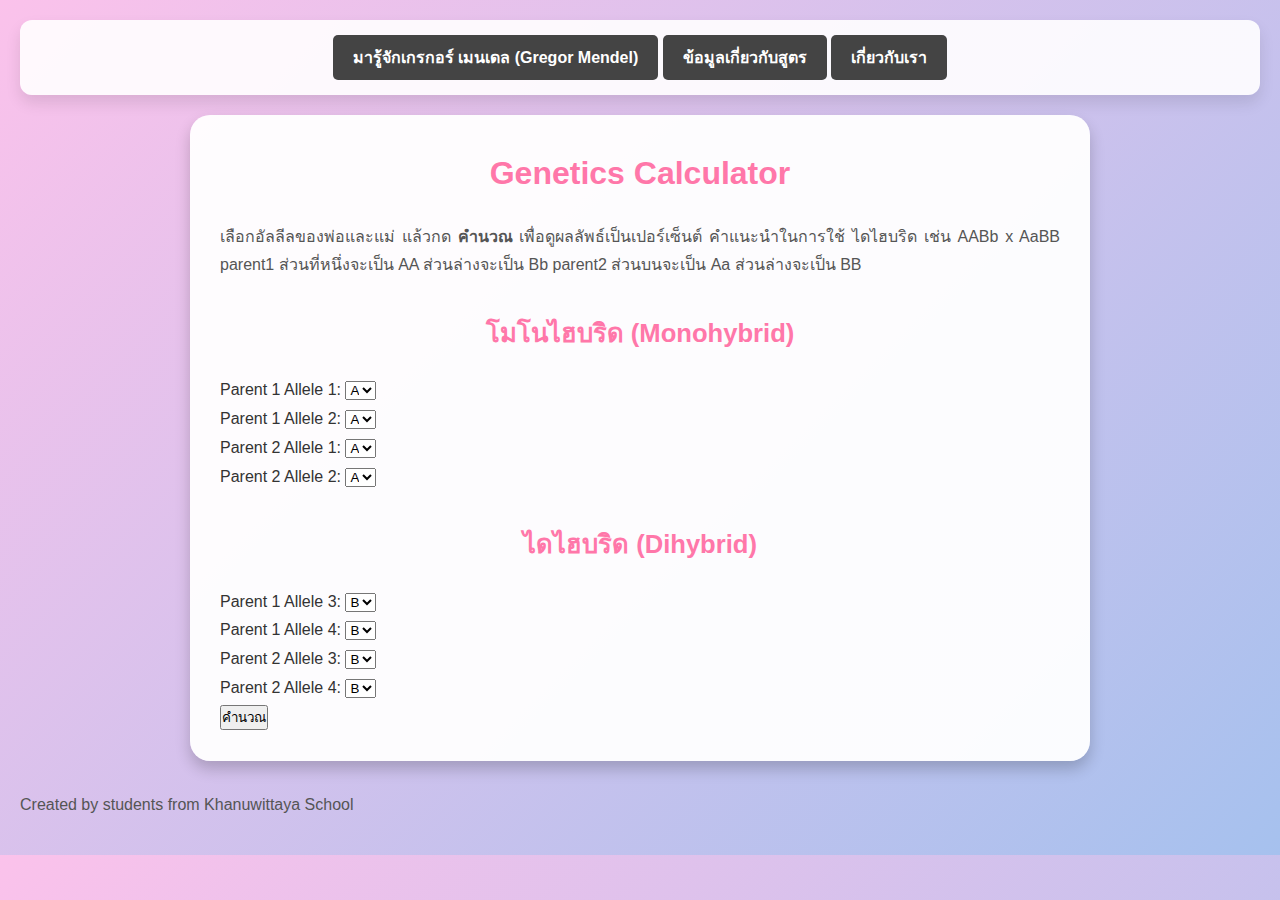
<file: index.html>
<!DOCTYPE html>
<html lang="th">
<head>
    <meta charset="UTF-8">
    <meta name="viewport" content="width=device-width, initial-scale=1.0">
    <title>Genetics Calculator</title>
    <link rel="stylesheet" href="style.css">
</head>
<body>
    <div class="header">
        <button onclick="window.location.href='page1.html'">มารู้จักเกรกอร์ เมนเดล (Gregor Mendel)</button>
        <button onclick="window.location.href='page2.html'">ข้อมูลเกี่ยวกับสูตร</button>
        <button onclick="window.location.href='page3.html'">เกี่ยวกับเรา</button>
    </div>
    <main>
        <h1>Genetics Calculator</h1>
        <p>เลือกอัลลีลของพ่อและแม่ แล้วกด <strong>คำนวณ</strong> เพื่อดูผลลัพธ์เป็นเปอร์เซ็นต์ คำแนะนำในการใช้ ไดไฮบริด เช่น AABb x AaBB parent1 ส่วนที่หนึ่งจะเป็น AA ส่วนล่างจะเป็น Bb parent2 ส่วนบนจะเป็น Aa ส่วนล่างจะเป็น BB</p>
        
        <form id="calculator-form" action="result.html" method="GET">
            <h2>โมโนไฮบริด (Monohybrid)</h2>
            <div class="form-group">
                <label for="allele1">Parent 1 Allele 1:</label>
                <select id="allele1" name="allele1">
                    <option value="A">A</option>
                    <option value="a">a</option>
                </select>
            </div>
            <div class="form-group">
                <label for="allele2">Parent 1 Allele 2:</label>
                <select id="allele2" name="allele2">
                    <option value="A">A</option>
                    <option value="a">a</option>
                </select>
            </div>
            <div class="form-group">
                <label for="allele3">Parent 2 Allele 1:</label>
                <select id="allele3" name="allele3">
                    <option value="A">A</option>
                    <option value="a">a</option>
                </select>
            </div>
            <div class="form-group">
                <label for="allele4">Parent 2 Allele 2:</label>
                <select id="allele4" name="allele4">
                    <option value="A">A</option>
                    <option value="a">a</option>
                </select>
            </div>
            
            <h2>ไดไฮบริด (Dihybrid)</h2>
            <div class="form-group">
                <label for="allele5">Parent 1 Allele 3:</label>
                <select id="allele5" name="allele5">
                    <option value="B">B</option>
                    <option value="b">b</option>
                </select>
            </div>
            <div class="form-group">
                <label for="allele6">Parent 1 Allele 4:</label>
                <select id="allele6" name="allele6">
                    <option value="B">B</option>
                    <option value="b">b</option>
                </select>
            </div>
            <div class="form-group">
                <label for="allele7">Parent 2 Allele 3:</label>
                <select id="allele7" name="allele7">
                    <option value="B">B</option>
                    <option value="b">b</option>
                </select>
            </div>
            <div class="form-group">
                <label for="allele8">Parent 2 Allele 4:</label>
                <select id="allele8" name="allele8">
                    <option value="B">B</option>
                    <option value="b">b</option>
                </select>
            </div>

            <button type="submit" class="calculate-btn">คำนวณ</button>
        </form>
    </main>
    <footer>
        <p>Created by students from Khanuwittaya School</p>
    </footer>
</body>
</html>
</file>
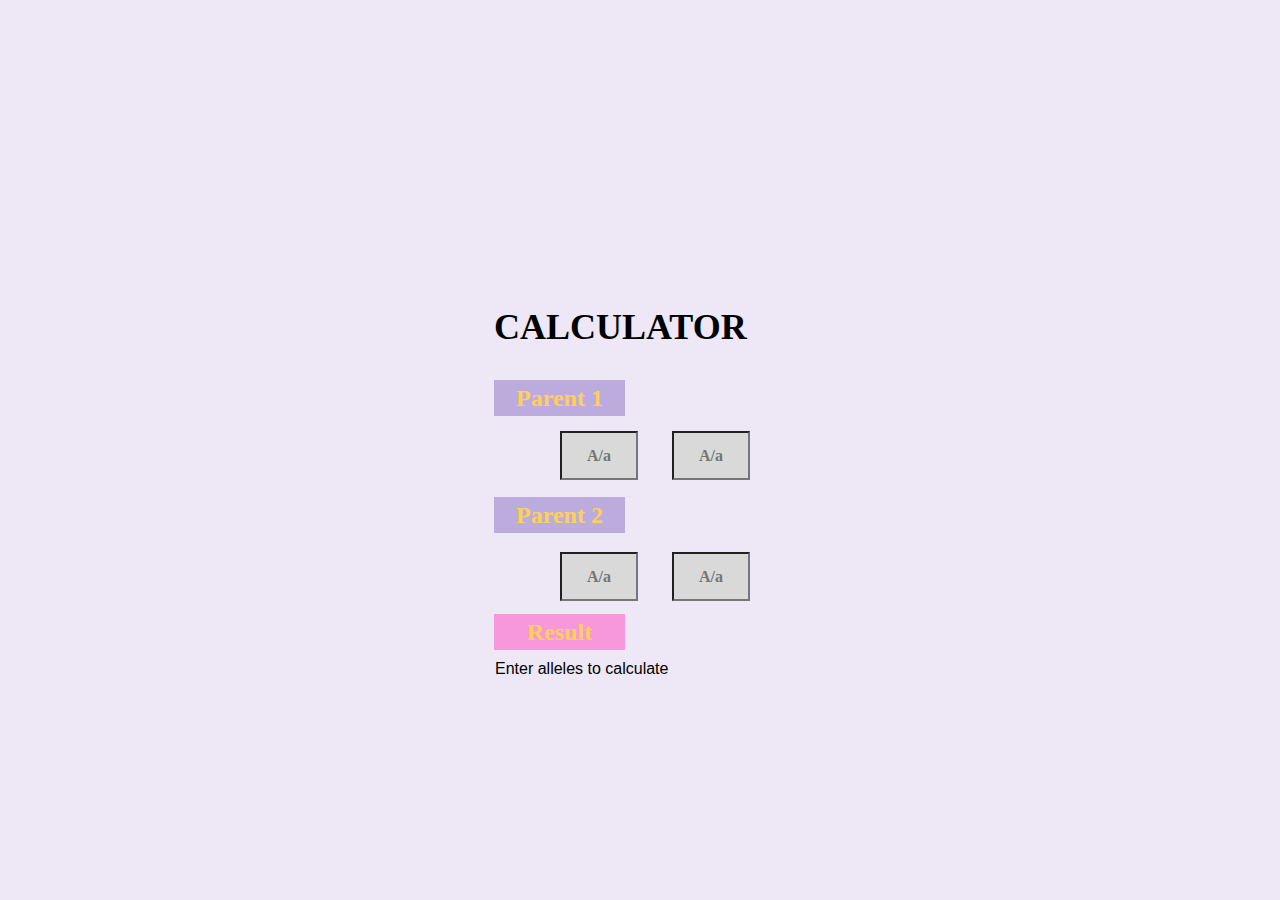
<file: Index.html>
<!DOCTYPE html>
<html lang="en">
<head>
  <meta charset="UTF-8">
  <meta name="viewport" content="width=device-width, initial-scale=1.0">
  <title>Genetics Calculator</title>
  <style>
    body {
      margin: 0;
      font-family: Arial, sans-serif;
      background: #EDE7F6;
    }
    .container {
      width: 390px;
      height: 844px;
      margin: 0 auto;
      position: relative;
      background: #EDE7F6;
    }
    .title {
      position: absolute;
      top: 306px;
      left: 49px;
      font-size: 36px;
      font-family: 'Rockwell Extra Bold';
      font-weight: 800;
      color: black;
    }
    .input-box {
      position: absolute;
      width: 131px;
      height: 36px;
      background: #BCACDD;
      font-family: 'Rockwell Extra Bold';
      font-size: 24px;
      color: #FFD058;
      font-weight: 800;
      text-align: center;
      line-height: 36px;
    }
    .parent1 {
      top: 380px;
      left: 49px;
    }
    .parent2 {
      top: 497px;
      left: 49px;
    }
    .input-area {
      position: absolute;
      background: #D9D9D9;
      width: 70px;
      height: 43px;
      text-align: center;
      line-height: 43px;
      font-size: 16px;
      color: black;
      font-weight: 800;
      font-family: 'Rockwell Extra Bold';
    }
    .allele1 {
      top: 431px;
      left: 115px;
    }
    .allele2 {
      top: 431px;
      left: 227px;
    }
    .allele3 {
      top: 552px;
      left: 115px;
    }
    .allele4 {
      top: 552px;
      left: 227px;
    }
    .result {
      position: absolute;
      top: 614px;
      left: 49px;
      width: 131px;
      height: 36px;
      background: #F698DB;
      font-family: 'Rockwell Extra Bold';
      font-size: 24px;
      color: #FFD058;
      font-weight: 800;
      text-align: center;
      line-height: 36px;
    }
    .results-output {
      position: absolute;
      top: 660px;
      left: 50px;
      font-size: 16px;
      font-family: Arial, sans-serif;
      color: black;
    }
  </style>
</head>
<body>
  <div class="container">
    <div class="title">CALCULATOR</div>
    <div class="input-box parent1">Parent 1</div>
    <input class="input-area allele1" id="parent1" maxlength="1" placeholder="A/a">
    <input class="input-area allele2" id="parent2" maxlength="1" placeholder="A/a">
    <div class="input-box parent2">Parent 2</div>
    <input class="input-area allele3" id="parent3" maxlength="1" placeholder="A/a">
    <input class="input-area allele4" id="parent4" maxlength="1" placeholder="A/a">
    <div class="result">Result</div>
    <div id="results" class="results-output">Enter alleles to calculate</div>
  </div>

  <script>
    document.querySelector('.result').addEventListener('click', function calculateGenetics() {
      // รับค่าจากฟอร์ม
      let p1 = document.getElementById("parent1").value.toUpperCase();
      let p2 = document.getElementById("parent2").value.toUpperCase();
      let p3 = document.getElementById("parent3").value.toUpperCase();
      let p4 = document.getElementById("parent4").value.toUpperCase();

      if (!p1 || !p2 || !p3 || !p4) {
        document.getElementById("results").innerHTML = "Please enter all alleles.";
        return;
      }

      // กำหนดคู่ที่เป็นไปได้
      let possibleCombinations = [p1 + p3, p1 + p4, p2 + p3, p2 + p4];

      // นับจำนวนของ AA, Aa, และ aa
      let counts = {
        "AA": 0,
        "Aa": 0,
        "aA": 0,
        "aa": 0
      };

      possibleCombinations.forEach(combination => {
        counts[combination]++;
      });

      // คำนวณเปอร์เซ็นต์ของแต่ละลักษณะ
      let total = possibleCombinations.length;
      let AA_percent = (counts["AA"] / total) * 100;
      let Aa_percent = ((counts["Aa"] + counts["aA"]) / total) * 100;
      let aa_percent = (counts["aa"] / total) * 100;

      // แสดงผลลัพธ์
      document.getElementById("results").innerHTML =
        `AA: ${AA_percent.toFixed(2)}%<br>` +
        `Aa: ${Aa_percent.toFixed(2)}%<br>` +
        `aa: ${aa_percent.toFixed(2)}%`;
    });
  </script>
</body>
</html>
</file>
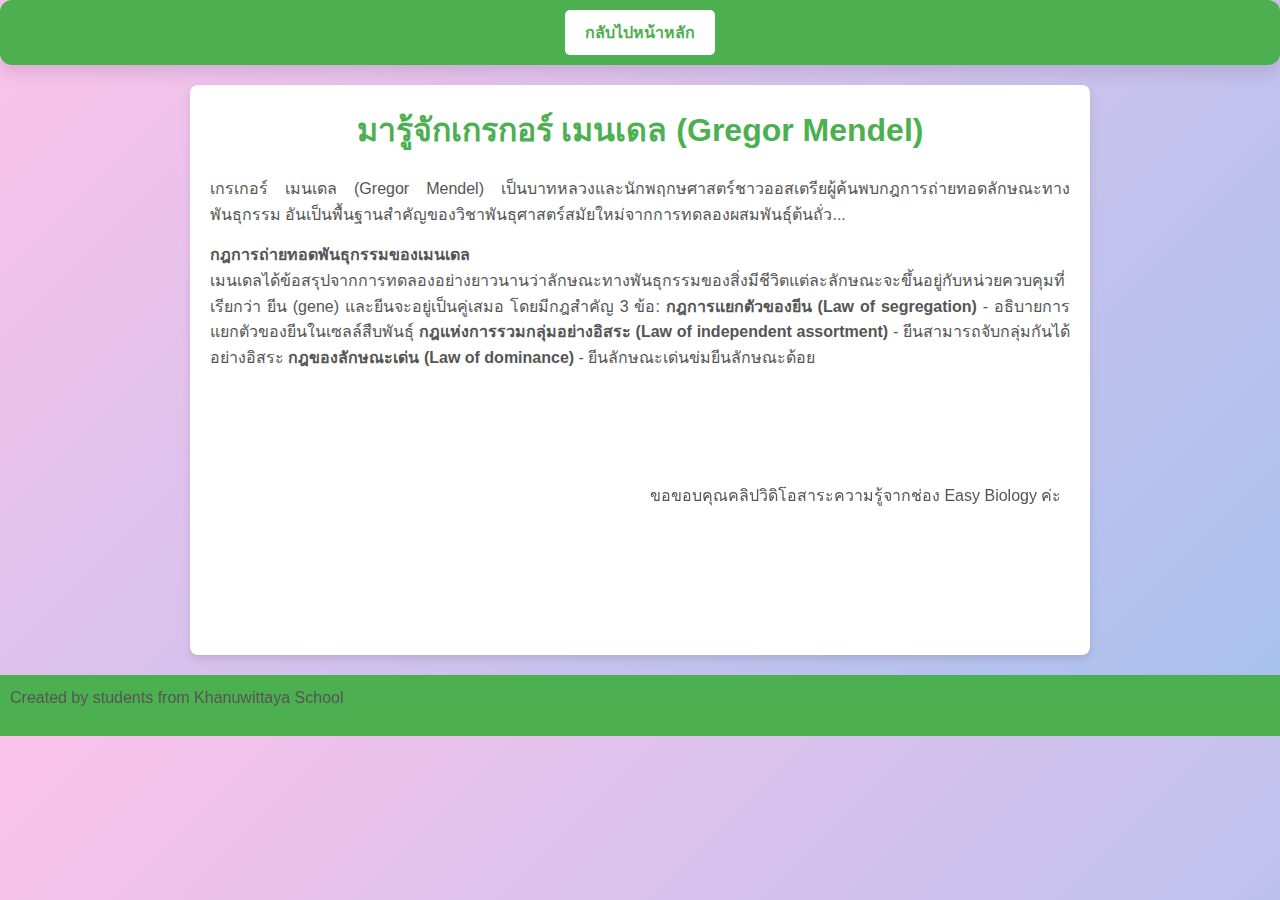
<file: page1.html>
<!DOCTYPE html>
<html lang="th">
<head>
    <meta charset="UTF-8">
    <meta name="viewport" content="width=device-width, initial-scale=1.0">
    <title>มารู้จักเกรกอร์ เมนเดล (Gregor Mendel)</title>
    <link rel="stylesheet" href="style.css">
    <style>
        body {
            font-family: Arial, sans-serif;
            line-height: 1.6;
            margin: 0;
            padding: 0;
            background-color: #f9f9f9;
            color: #333;
        }
        .header {
            background-color: #4CAF50;
            padding: 10px 20px;
            text-align: center;
        }
        .header button {
            background-color: #fff;
            color: #4CAF50;
            border: none;
            padding: 10px 20px;
            font-size: 16px;
            cursor: pointer;
            border-radius: 5px;
        }
        .header button:hover {
            background-color: #45a049;
        }
        main {
            padding: 20px;
            max-width: 900px;
            margin: 0 auto;
            background-color: #fff;
            border-radius: 8px;
            box-shadow: 0 4px 8px rgba(0, 0, 0, 0.1);
        }
        h1 {
            color: #4CAF50;
            text-align: center;
            margin-bottom: 20px;
        }
        p {
            margin-bottom: 15px;
            text-align: justify;
        }
        .video-section {
            display: flex;
            align-items: center;
            margin-top: 20px;
            margin-bottom: 20px;
        }
        .video-section iframe {
            flex: 1;
            max-width: 400px;
            height: 225px;
            border: none;
            margin-right: 20px;
        }
        .video-section div {
            flex: 1;
        }
        ul {
            list-style-type: disc;
            padding-left: 20px;
        }
        footer {
            text-align: center;
            padding: 10px;
            margin-top: 20px;
            font-size: 14px;
            background-color: #4CAF50;
            color: white;
        }
    </style>
</head>
<body>
    <div class="header">
        <button onclick="window.location.href='index.html'">กลับไปหน้าหลัก</button>
    </div>
    <main>
        <h1>มารู้จักเกรกอร์ เมนเดล (Gregor Mendel)</h1>
        <p>
            เกรเกอร์ เมนเดล (Gregor Mendel) เป็นบาทหลวงและนักพฤกษศาสตร์ชาวออสเตรียผู้ค้นพบกฎการถ่ายทอดลักษณะทางพันธุกรรม 
            อันเป็นพื้นฐานสำคัญของวิชาพันธุศาสตร์สมัยใหม่จากการทดลองผสมพันธ์ุต้นถั่ว...
        </p>
        <p>
            <strong>กฎการถ่ายทอดพันธุกรรมของเมนเดล</strong><br>
            เมนเดลได้ข้อสรุปจากการทดลองอย่างยาวนานว่าลักษณะทางพันธุกรรมของสิ่งมีชีวิตแต่ละลักษณะจะขึ้นอยู่กับหน่วยควบคุมที่เรียกว่า
            ยีน (gene) และยีนจะอยู่เป็นคู่เสมอ โดยมีกฎสำคัญ 3 ข้อ:
            <strong>กฎการแยกตัวของยีน (Law of segregation)</strong> - อธิบายการแยกตัวของยีนในเซลล์สืบพันธุ์
            <strong>กฎแห่งการรวมกลุ่มอย่างอิสระ (Law of independent assortment)</strong> - ยีนสามารถจับกลุ่มกันได้อย่างอิสระ
            <strong>กฎของลักษณะเด่น (Law of dominance)</strong> - ยีนลักษณะเด่นข่มยีนลักษณะด้อย
        </p>
        <ul>

        <!-- Section สำหรับวิดีโอ -->
        <div class="video-section">
    <iframe 
        src="https://www.youtube.com/embed/4Qx9p3G59Wg" 
        title="YouTube video player" 
        allow="accelerometer; autoplay; clipboard-write; encrypted-media; gyroscope; picture-in-picture" 
        allowfullscreen>
    </iframe>
    <div>
        <p>
            ขอขอบคุณคลิปวิดิโอสาระความรู้จากช่อง Easy Biology ค่ะ
        </p>
    </div>
    </main>
    <footer>
        <p>Created by students from Khanuwittaya School</p>
    </footer>
</body>
</html>
</file>
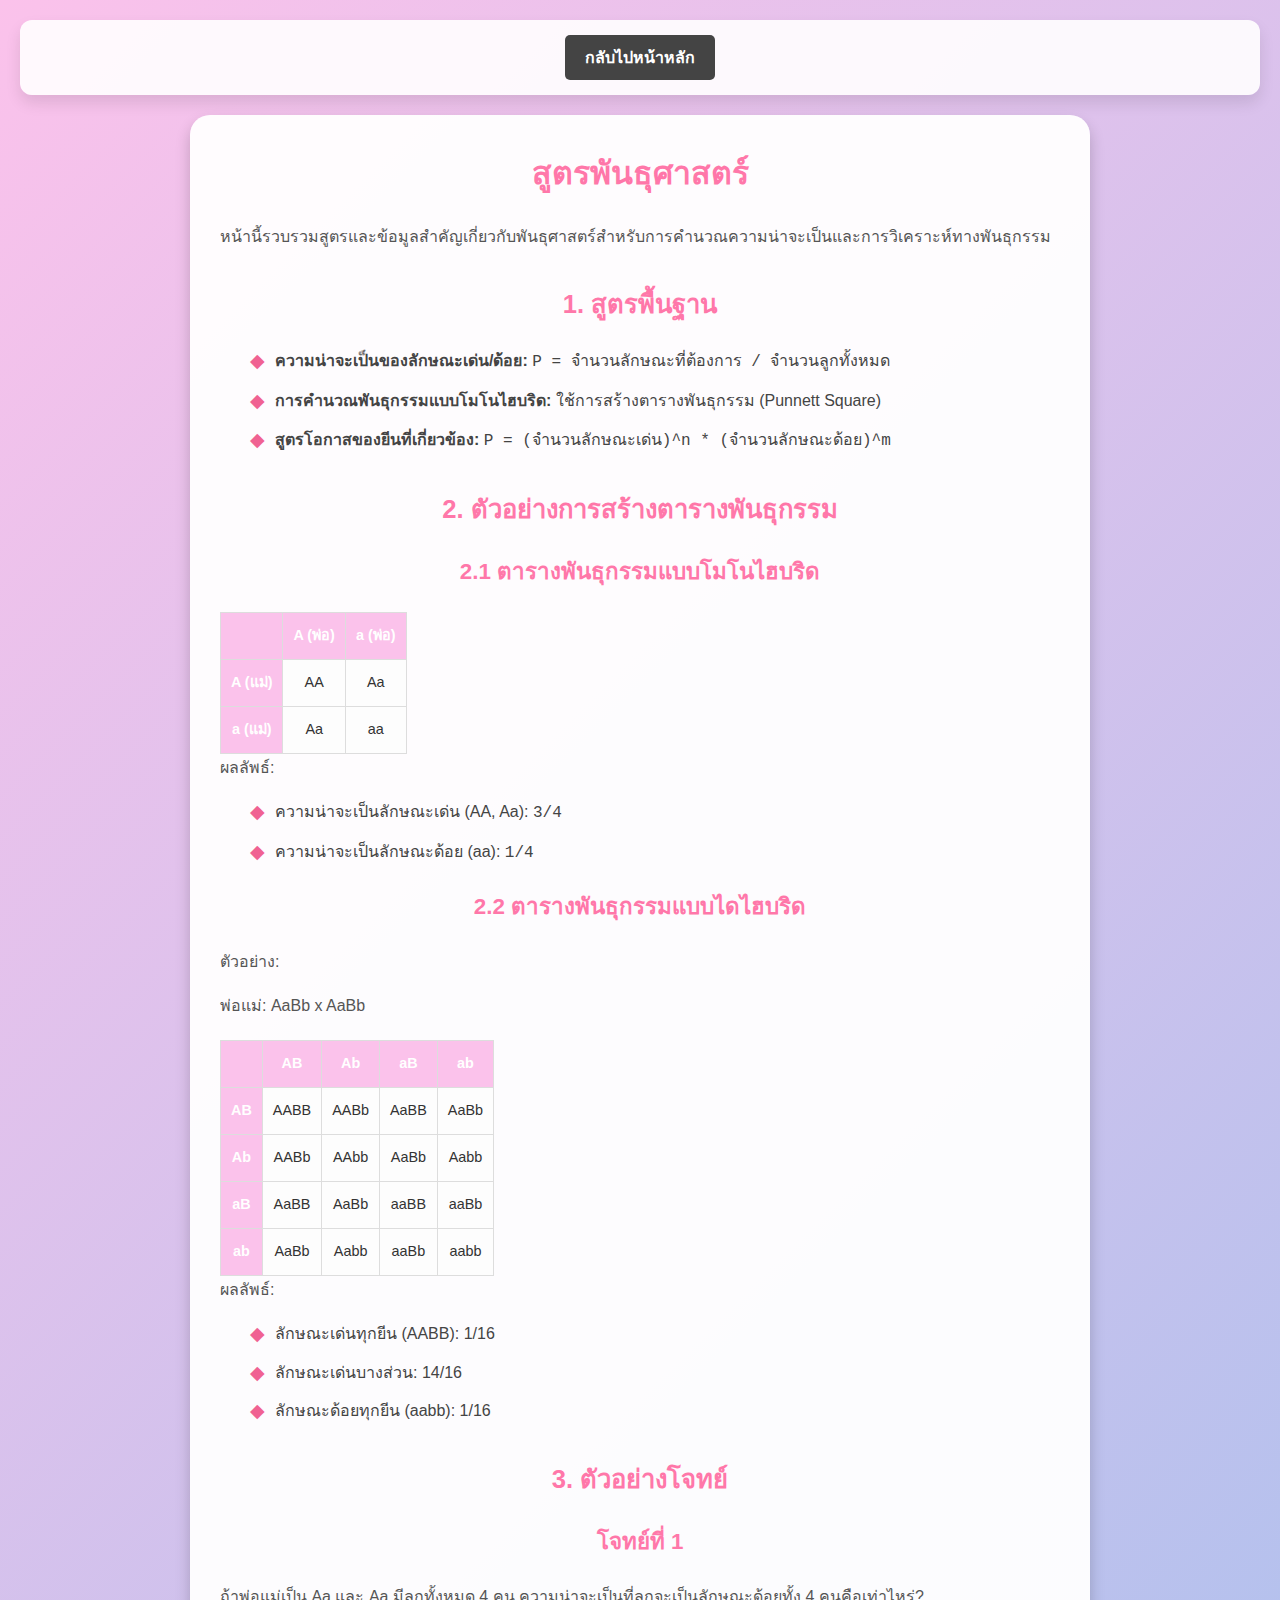
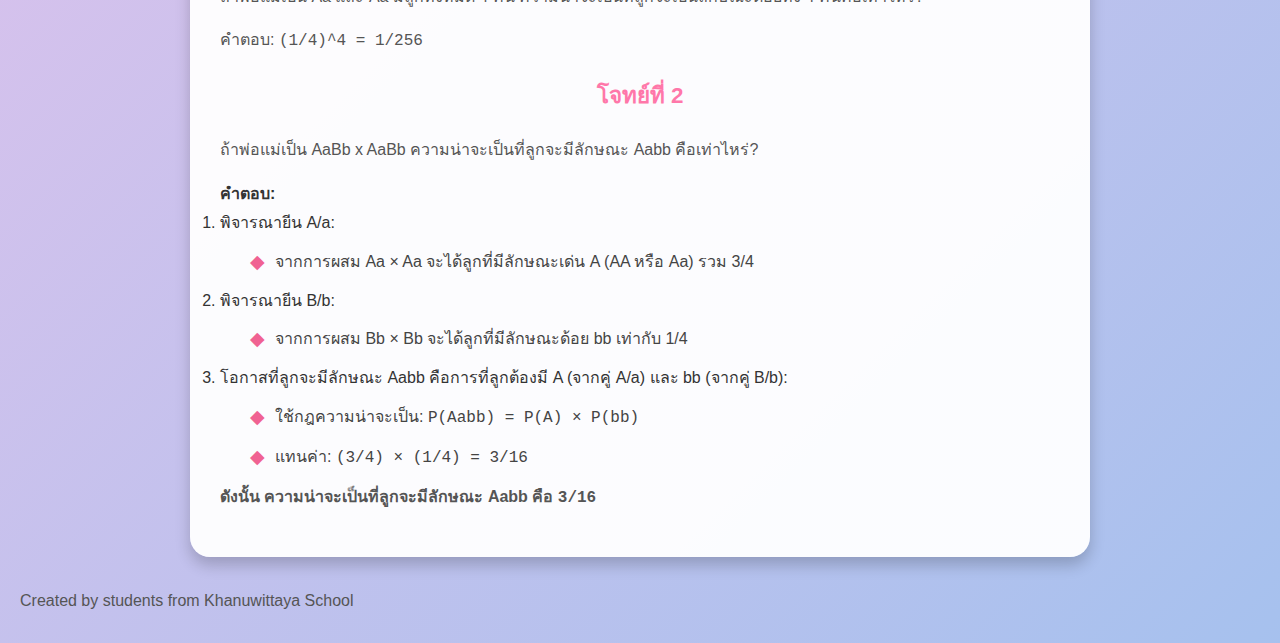
<file: page2.html>
<!DOCTYPE html>
<html lang="th">
<head>
    <meta charset="UTF-8">
    <meta name="viewport" content="width=device-width, initial-scale=1.0">
    <title>สูตรพันธุศาสตร์</title>
    <link rel="stylesheet" href="style.css">
    <style>
        /* Reset Styles */
        * {
            margin: 0;
            padding: 0;
            box-sizing: border-box;
        }
        
        /* Body Styles */
        body {
            font-family: 'Poppins', sans-serif;
            line-height: 1.8;
            background: linear-gradient(135deg, #fbc2eb, #a6c1ee);
            color: #333;
            padding: 20px;
        }

        /* Header */
        .header {
            background: rgba(255, 255, 255, 0.9);
            padding: 15px 30px;
            border-radius: 12px;
            margin-bottom: 20px;
            text-align: center;
            box-shadow: 0 8px 15px rgba(0, 0, 0, 0.1);
        }

        .header button {
            background: #444;
            color: #fff;
            border: none;
            padding: 10px 20px;
            font-size: 16px;
            font-weight: bold;
            cursor: pointer;
            border-radius: 5px;
            transition: all 0.3s ease;
        }

        .header button:hover {
            background: #fbc2eb;
            color: #333;
        }

        /* Main Content */
        main {
            background: rgba(255, 255, 255, 0.95);
            padding: 30px;
            border-radius: 20px;
            box-shadow: 0 8px 15px rgba(0, 0, 0, 0.2);
            max-width: 900px;
            margin: 0 auto;
        }

        h1, h2, h3 {
            color: #ff77a9;
            text-align: center;
            margin-bottom: 20px;
        }

        h2 {
            font-size: 1.6rem;
            margin-top: 30px;
        }

        h3 {
            font-size: 1.4rem;
            margin-top: 20px;
        }

        p {
            margin-bottom: 15px;
            text-align: justify;
            font-size: 1rem;
            color: #555;
        }

        ul {
            margin-top: 10px;
            padding-left: 30px;
            list-style: none;
        }

        ul li {
            margin-bottom: 10px;
            position: relative;
            padding-left: 25px;
            font-size: 1rem;
            color: #444;
        }

        ul li::before {
            content: '◆';
            position: absolute;
            left: 0;
            color: #f06292;
            font-size: 1.2rem;
            line-height: 1.5;
        }

        table {
            width: 100%;
            border-collapse: collapse;
            margin-top: 20px;
            font-size: 0.9rem;
        }

        table th, table td {
            border: 1px solid #ddd;
            padding: 10px;
            text-align: center;
        }

        table th {
            background: #fbc2eb;
            color: white;
            font-weight: bold;
        }

        table td {
            background: #fdfdfd;
        }

        footer {
            margin-top: 30px;
            text-align: center;
            font-size: 0.9rem;
            color: #777;
        }

        /* Responsive Design */
        @media (max-width: 768px) {
            main {
                padding: 20px;
            }

            h1 {
                font-size: 1.8rem;
            }

            h2 {
                font-size: 1.4rem;
            }

            h3 {
                font-size: 1.2rem;
            }

            p, ul li {
                font-size: 0.9rem;
            }

            table {
                font-size: 0.8rem;
            }
        }
    </style>
</head>
<body>
    <div class="header">
        <button onclick="window.location.href='index.html'">กลับไปหน้าหลัก</button>
    </div>
    <main>
        <h1>สูตรพันธุศาสตร์</h1>
        <p>หน้านี้รวบรวมสูตรและข้อมูลสำคัญเกี่ยวกับพันธุศาสตร์สำหรับการคำนวณความน่าจะเป็นและการวิเคราะห์ทางพันธุกรรม</p>

        <h2>1. สูตรพื้นฐาน</h2>
        <ul>
            <li><strong>ความน่าจะเป็นของลักษณะเด่น/ด้อย:</strong> <code>P = จำนวนลักษณะที่ต้องการ / จำนวนลูกทั้งหมด</code></li>
            <li><strong>การคำนวณพันธุกรรมแบบโมโนไฮบริด:</strong> ใช้การสร้างตารางพันธุกรรม (Punnett Square)</li>
            <li><strong>สูตรโอกาสของยีนที่เกี่ยวข้อง:</strong> <code>P = (จำนวนลักษณะเด่น)^n * (จำนวนลักษณะด้อย)^m</code></li>
        </ul>

        <h2>2. ตัวอย่างการสร้างตารางพันธุกรรม</h2>
         <h3>2.1 ตารางพันธุกรรมแบบโมโนไฮบริด</h3>
        <table>
            <thead>
                <tr>
                    <th></th>
                    <th>A (พ่อ)</th>
                    <th>a (พ่อ)</th>
                </tr>
            </thead>
            <tbody>
                <tr>
                    <th>A (แม่)</th>
                    <td>AA</td>
                    <td>Aa</td>
                </tr>
                <tr>
                    <th>a (แม่)</th>
                    <td>Aa</td>
                    <td>aa</td>
                </tr>
            </tbody>
        </table>
        <p>ผลลัพธ์:</p>
        <ul>
            <li>ความน่าจะเป็นลักษณะเด่น (AA, Aa): <code>3/4</code></li>
            <li>ความน่าจะเป็นลักษณะด้อย (aa): <code>1/4</code></li>
        </ul>

        <h3>2.2 ตารางพันธุกรรมแบบไดไฮบริด</h3>
        <p>ตัวอย่าง:</p>
        <p>พ่อแม่: AaBb x AaBb</p>
        <table>
            <thead>
                <tr>
                    <th></th>
                    <th>AB</th>
                    <th>Ab</th>
                    <th>aB</th>
                    <th>ab</th>
                </tr>
            </thead>
            <tbody>
                <tr>
                    <th>AB</th>
                    <td>AABB</td>
                    <td>AABb</td>
                    <td>AaBB</td>
                    <td>AaBb</td>
                </tr>
                <tr>
                    <th>Ab</th>
                    <td>AABb</td>
                    <td>AAbb</td>
                    <td>AaBb</td>
                    <td>Aabb</td>
                </tr>
                <tr>
                    <th>aB</th>
                    <td>AaBB</td>
                    <td>AaBb</td>
                    <td>aaBB</td>
                    <td>aaBb</td>
                </tr>
                <tr>
                    <th>ab</th>
                    <td>AaBb</td>
                    <td>Aabb</td>
                    <td>aaBb</td>
                    <td>aabb</td>
                </tr>
            </tbody>
        </table>
        <p>ผลลัพธ์:</p>
        <ul>
            <li>ลักษณะเด่นทุกยีน (AABB): 1/16</li>
            <li>ลักษณะเด่นบางส่วน: 14/16</li>
            <li>ลักษณะด้อยทุกยีน (aabb): 1/16</li>
        </ul>

        <h2>3. ตัวอย่างโจทย์</h2>
        <h3>โจทย์ที่ 1</h3>
        <p>ถ้าพ่อแม่เป็น Aa และ Aa มีลูกทั้งหมด 4 คน ความน่าจะเป็นที่ลูกจะเป็นลักษณะด้อยทั้ง 4 คนคือเท่าไหร่?</p>
        <p>คำตอบ: <code>(1/4)^4 = 1/256</code></p>
        <h3>โจทย์ที่ 2</h3>
        <p>ถ้าพ่อแม่เป็น AaBb x AaBb ความน่าจะเป็นที่ลูกจะมีลักษณะ Aabb คือเท่าไหร่?</p>
        <h4>คำตอบ:</h4>
    <ol>
        <li>พิจารณายีน A/a:
            <ul>
                <li>จากการผสม Aa × Aa จะได้ลูกที่มีลักษณะเด่น A (AA หรือ Aa) รวม 3/4</li>
            </ul>
        </li>
        <li>พิจารณายีน B/b:
            <ul>
                <li>จากการผสม Bb × Bb จะได้ลูกที่มีลักษณะด้อย bb เท่ากับ 1/4</li>
            </ul>
        </li>
        <li>โอกาสที่ลูกจะมีลักษณะ Aabb คือการที่ลูกต้องมี A (จากคู่ A/a) และ bb (จากคู่ B/b):
            <ul>
                <li>ใช้กฎความน่าจะเป็น: <code>P(Aabb) = P(A) × P(bb)</code></li>
                <li>แทนค่า: <code>(3/4) × (1/4) = 3/16</code></li>
            </ul>
        </li>
    </ol>
    
    <p><strong>ดังนั้น ความน่าจะเป็นที่ลูกจะมีลักษณะ Aabb คือ <code>3/16</code></strong></p>
    </main>
    <footer>
       <p>Created by students from Khanuwittaya School</p> 
    </footer>
</body>
</html>
</file>
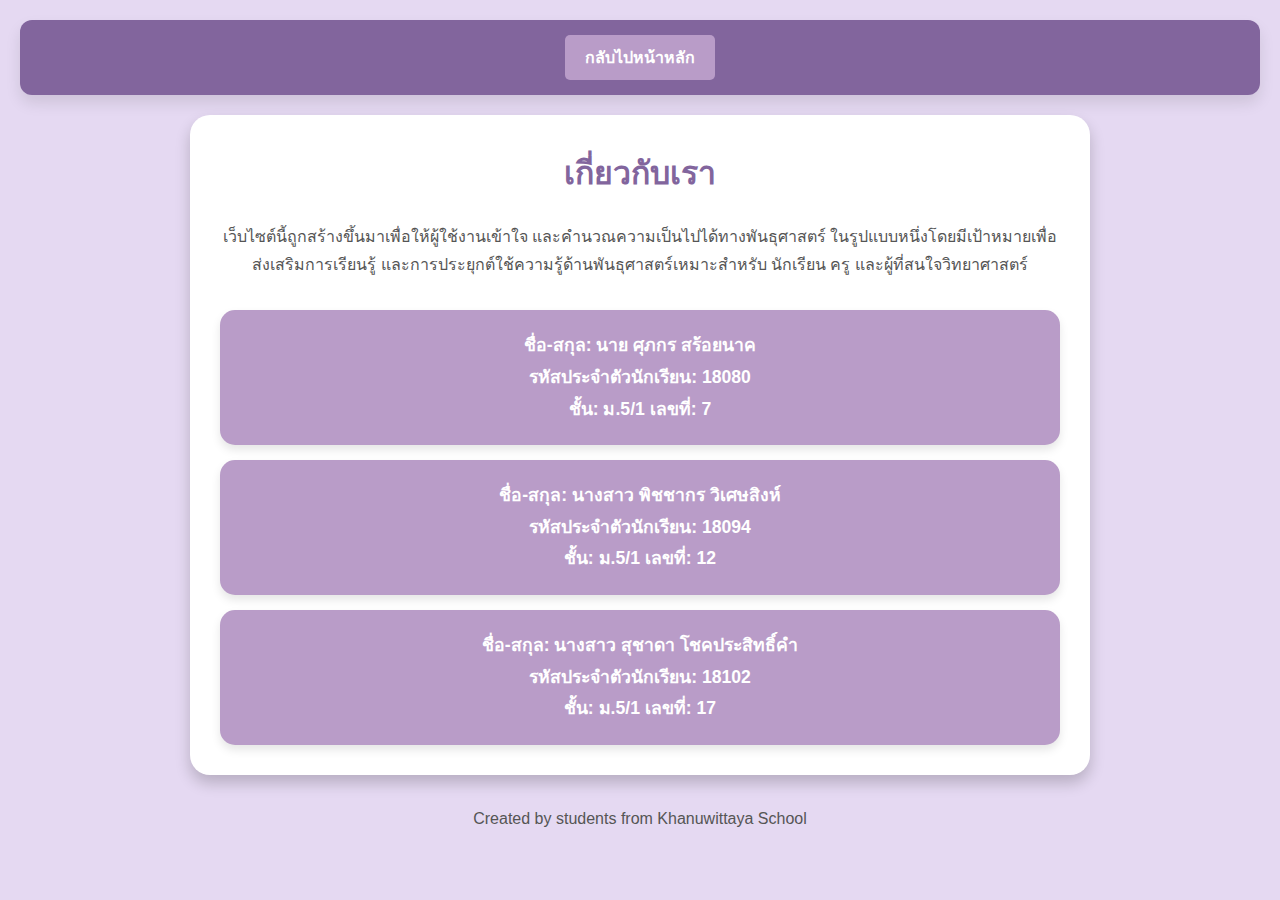
<file: page3.html>
<!DOCTYPE html>
<html lang="th">
<head>
    <meta charset="UTF-8">
    <meta name="viewport" content="width=device-width, initial-scale=1.0">
    <title>เกี่ยวกับเรา</title>
    <link rel="stylesheet" href="style.css">
    <style>
        /* Reset Styles */
        * {
            margin: 0;
            padding: 0;
            box-sizing: border-box;
        }

        /* Body Styles */
        body {
            font-family: 'Poppins', sans-serif;
            line-height: 1.8;
            background: #E5D9F2;
            color: #333;
            padding: 20px;
        }

        /* Header */
        .header {
            background: #82659D;
            color: #FFF;
            padding: 15px 30px;
            border-radius: 12px;
            margin-bottom: 20px;
            text-align: center;
            box-shadow: 0 8px 15px rgba(0, 0, 0, 0.1);
        }

        .header button {
            background: #B99CC8;
            color: #FFF;
            border: none;
            padding: 10px 20px;
            font-size: 16px;
            font-weight: bold;
            cursor: pointer;
            border-radius: 5px;
            transition: all 0.3s ease;
        }

        .header button:hover {
            background: #82659D;
            color: #FFF;
        }

        /* Main Content */
        main {
            background: #FFF;
            padding: 30px;
            border-radius: 20px;
            box-shadow: 0 8px 15px rgba(0, 0, 0, 0.2);
            max-width: 900px;
            margin: 0 auto;
        }

        h1 {
            color: #82659D;
            text-align: center;
            margin-bottom: 20px;
        }

        p {
            margin-bottom: 15px;
            text-align: center;
            font-size: 1rem;
            color: #555;
        }

        .team-list {
            display: flex;
            flex-direction: column;
            gap: 15px;
            margin-top: 30px;
        }

        .team-item {
            background: #B99CC8;
            padding: 20px;
            border-radius: 15px;
            text-align: center;
            box-shadow: 0 5px 10px rgba(0, 0, 0, 0.1);
            font-size: 1.1rem;
            color: #FFF;
            font-weight: bold;
        }

        footer {
            margin-top: 30px;
            text-align: center;
            font-size: 0.9rem;
            color: #555;
        }

        footer span {
            font-weight: bold;
            color: #82659D;
        }
    </style>
</head>
<body>
    <div class="header">
        <button onclick="window.location.href='index.html'">กลับไปหน้าหลัก</button>
    </div>
    <main>
        <h1>เกี่ยวกับเรา</h1>
        <p>เว็บไซต์นี้ถูกสร้างขึ้นมาเพื่อให้ผู้ใช้งานเข้าใจ และคำนวณความเป็นไปได้ทางพันธุศาสตร์ ในรูปแบบหนึ่งโดยมีเป้าหมายเพื่อส่งเสริมการเรียนรู้ และการประยุกต์ใช้ความรู้ด้านพันธุศาสตร์เหมาะสำหรับ นักเรียน ครู และผู้ที่สนใจวิทยาศาสตร์</p>

        <div class="team-list">
            <div class="team-item">
                ชื่อ-สกุล: นาย ศุภกร สร้อยนาค <br>
                รหัสประจำตัวนักเรียน: 18080 <br>
                ชั้น: ม.5/1 เลขที่: 7
            </div>
            <div class="team-item">
                ชื่อ-สกุล: นางสาว พิชชากร วิเศษสิงห์ <br>
                รหัสประจำตัวนักเรียน: 18094  <br>
                ชั้น: ม.5/1 เลขที่: 12
            </div>
            <div class="team-item">
                ชื่อ-สกุล: นางสาว สุชาดา โชคประสิทธิ์คำ <br>
                รหัสประจำตัวนักเรียน: 18102 <br>
                ชั้น: ม.5/1 เลขที่: 17
            </div>
        </div>
    </main>
    <footer>
        <p>Created by students from Khanuwittaya School</p>
    </footer>
</body>
</html>
</file>
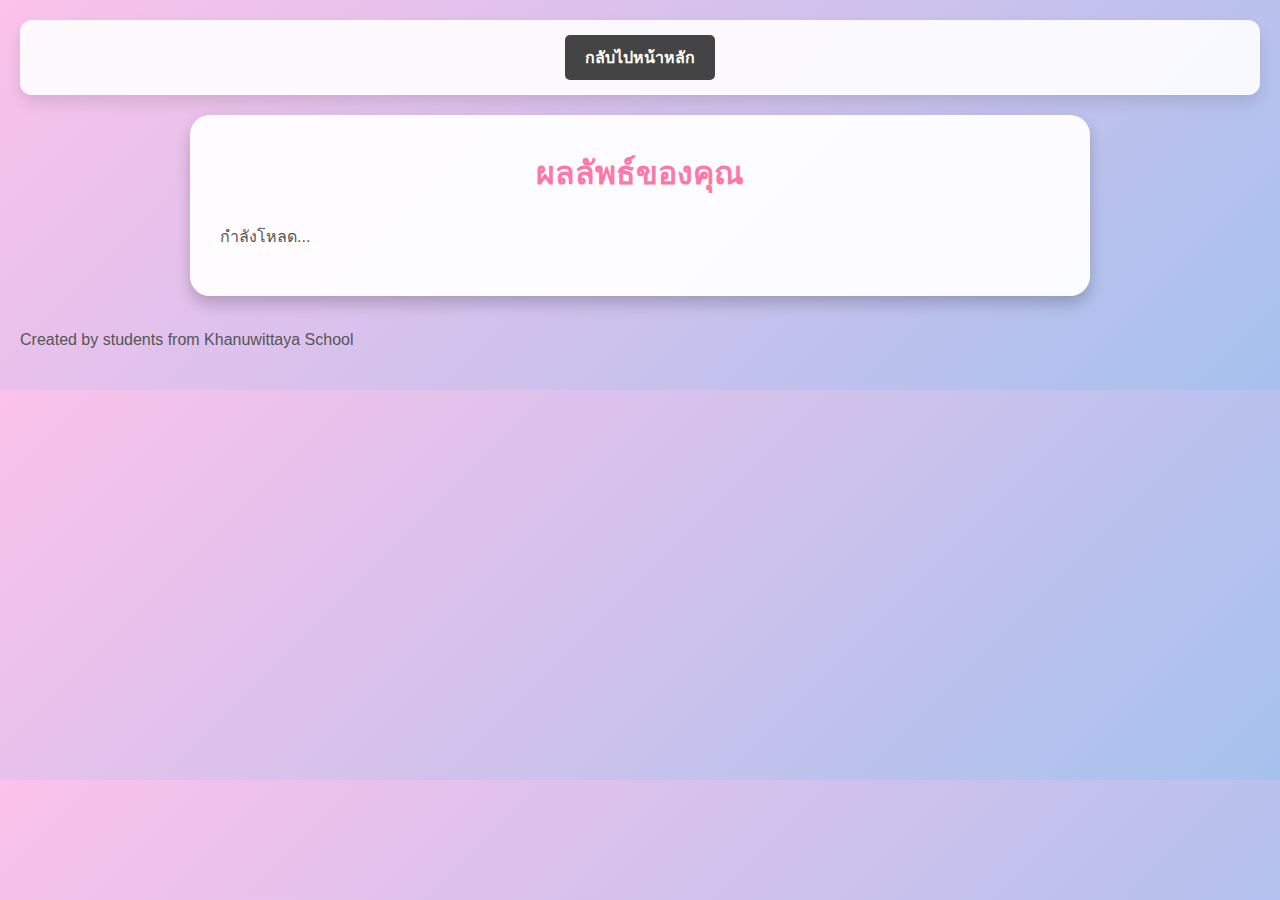
<file: result.html>
<!DOCTYPE html>
<html lang="th">
<head>
    <meta charset="UTF-8">
    <meta name="viewport" content="width=device-width, initial-scale=1.0">
    <title>ผลลัพธ์</title>
    <link rel="stylesheet" href="style.css">
</head>
<body>
    <div class="header">
        <button onclick="window.location.href='index.html'">กลับไปหน้าหลัก</button>
    </div>
    <main>
        <h1>ผลลัพธ์ของคุณ</h1>
        <div class="results">
            <p id="result">กำลังโหลด...</p>
        </div>
    </main>
    <footer>
        <p>Created by students from Khanuwittaya School</p>
    </footer>
    <script>
        // ดึงค่าจาก URL Parameters
        const params = new URLSearchParams(window.location.search);

        // Monohybrid alleles
        const monoAlleles = [params.get('allele1'), params.get('allele2'), params.get('allele3'), params.get('allele4')];
        const monoCombinations = [
            monoAlleles[0] + monoAlleles[2],
            monoAlleles[0] + monoAlleles[3],
            monoAlleles[1] + monoAlleles[2],
            monoAlleles[1] + monoAlleles[3],
        ];

        // Dihybrid alleles
        const diAlleles = [params.get('allele5'), params.get('allele6'), params.get('allele7'), params.get('allele8')];
        const diCombinations = monoCombinations.flatMap(mono =>
            [diAlleles[0] + diAlleles[2], diAlleles[0] + diAlleles[3], diAlleles[1] + diAlleles[2], diAlleles[1] + diAlleles[3]]
                .map(di => mono + di)
        );

        // ฟังก์ชันนับผลลัพธ์
        const countResults = combinations =>
            combinations.reduce((acc, genotype) => {
                const sortedGenotype = genotype.split('').sort().join('');
                acc[sortedGenotype] = (acc[sortedGenotype] || 0) + 1;
                return acc;
            }, {});

        // คำนวณผลลัพธ์
        const monoCounts = countResults(monoCombinations);
        const diCounts = countResults(diCombinations);

        const totalMono = monoCombinations.length;
        const totalDi = diCombinations.length;

        // แปลงผลลัพธ์เป็นข้อความ
        const formatResults = (counts, total) =>
            Object.entries(counts)
                .map(([genotype, count]) => `${genotype} ${(count / total) * 100}%`)
                .join(', ');

        const monoResultText = formatResults(monoCounts, totalMono);
        const diResultText = formatResults(diCounts, totalDi);

        // แสดงผลลัพธ์
        document.getElementById('result').innerText = `ผลลัพธ์โมโนไฮบริด: ${monoResultText}\nผลลัพธ์ไดไฮบริด: ${diResultText}`;
    </script>
</body>
</html>
</file>
<file: style.css>
/* Reset Styles */
* {
    margin: 0;
    padding: 0;
    box-sizing: border-box;
}

/* Body Styles */
body {
    font-family: 'Poppins', sans-serif;
    line-height: 1.8;
    background: linear-gradient(135deg, #fbc2eb, #a6c1ee);
    color: #333;
    padding: 20px;
}

/* Header */
.header {
    background: rgba(255, 255, 255, 0.9);
    padding: 15px 30px;
    border-radius: 12px;
    margin-bottom: 20px;
    text-align: center;
    box-shadow: 0 8px 15px rgba(0, 0, 0, 0.1);
}

.header button {
    background: #444;
    color: #fff;
    border: none;
    padding: 10px 20px;
    font-size: 16px;
    font-weight: bold;
    cursor: pointer;
    border-radius: 5px;
    transition: all 0.3s ease;
}

.header button:hover {
    background: #fbc2eb;
    color: #333;
}

/* Main Content */
main {
    background: rgba(255, 255, 255, 0.95);
    padding: 30px;
    border-radius: 20px;
    box-shadow: 0 8px 15px rgba(0, 0, 0, 0.2);
    max-width: 900px;
    width: 100%;
    margin: 0 auto;
}

h1, h2, h3 {
    color: #ff77a9;
    text-align: center;
    margin-bottom: 20px;
}

h2 {
    font-size: 1.6rem;
    margin-top: 30px;
}

h3 {
    font-size: 1.4rem;
    margin-top: 20px;
}

p {
    margin-bottom: 15px;
    text-align: justify;
    font-size: 1rem;
    color: #555;
}

/* List */
ul {
    margin-top: 10px;
    padding-left: 30px;
    list-style: none;
}

ul li {
    margin-bottom: 10px;
    position: relative;
    padding-left: 25px;
    font-size: 1rem;
    color: #444;
}

ul li::before {
    content: '◆';
    position: absolute;
    left: 0;
    color: #f06292;
    font-size: 1.2rem;
    line-height: 1.5;
}

/* Table */
table {
    width: 100%;
    border-collapse: collapse;
    margin-top: 20px;
    font-size: 0.9rem;
    overflow-x: auto;
    display: block;
}

table th, table td {
    border: 1px solid #ddd;
    padding: 10px;
    text-align: center;
    word-wrap: break-word;
}

table th {
    background: #fbc2eb;
    color: white;
    font-weight: bold;
}

table td {
    background: #fdfdfd;
}

/* Footer */
footer {
    margin-top: 30px;
    text-align: center;
    font-size: 0.9rem;
    color: #777;
}

/* Responsive Design */
@media (max-width: 768px) {
    body {
        padding: 10px;
    }

    main {
        padding: 20px;
    }

    h1 {
        font-size: 1.8rem;
    }

    h2 {
        font-size: 1.4rem;
    }

    h3 {
        font-size: 1.2rem;
    }

    p, ul li {
        font-size: 0.9rem;
    }

    table {
        font-size: 0.8rem;
    }

    .header button {
        padding: 8px 16px;
        font-size: 14px;
    }
}

@media (max-width: 576px) {
    main {
        padding: 15px;
    }

    h1 {
        font-size: 1.6rem;
    }

    h2 {
        font-size: 1.3rem;
    }

    h3 {
        font-size: 1.1rem;
    }

    ul li {
        font-size: 0.85rem;
    }

    table {
        font-size: 0.75rem;
    }

    .header button {
        padding: 7px 14px;
        font-size: 13px;
    }
}
</file>
